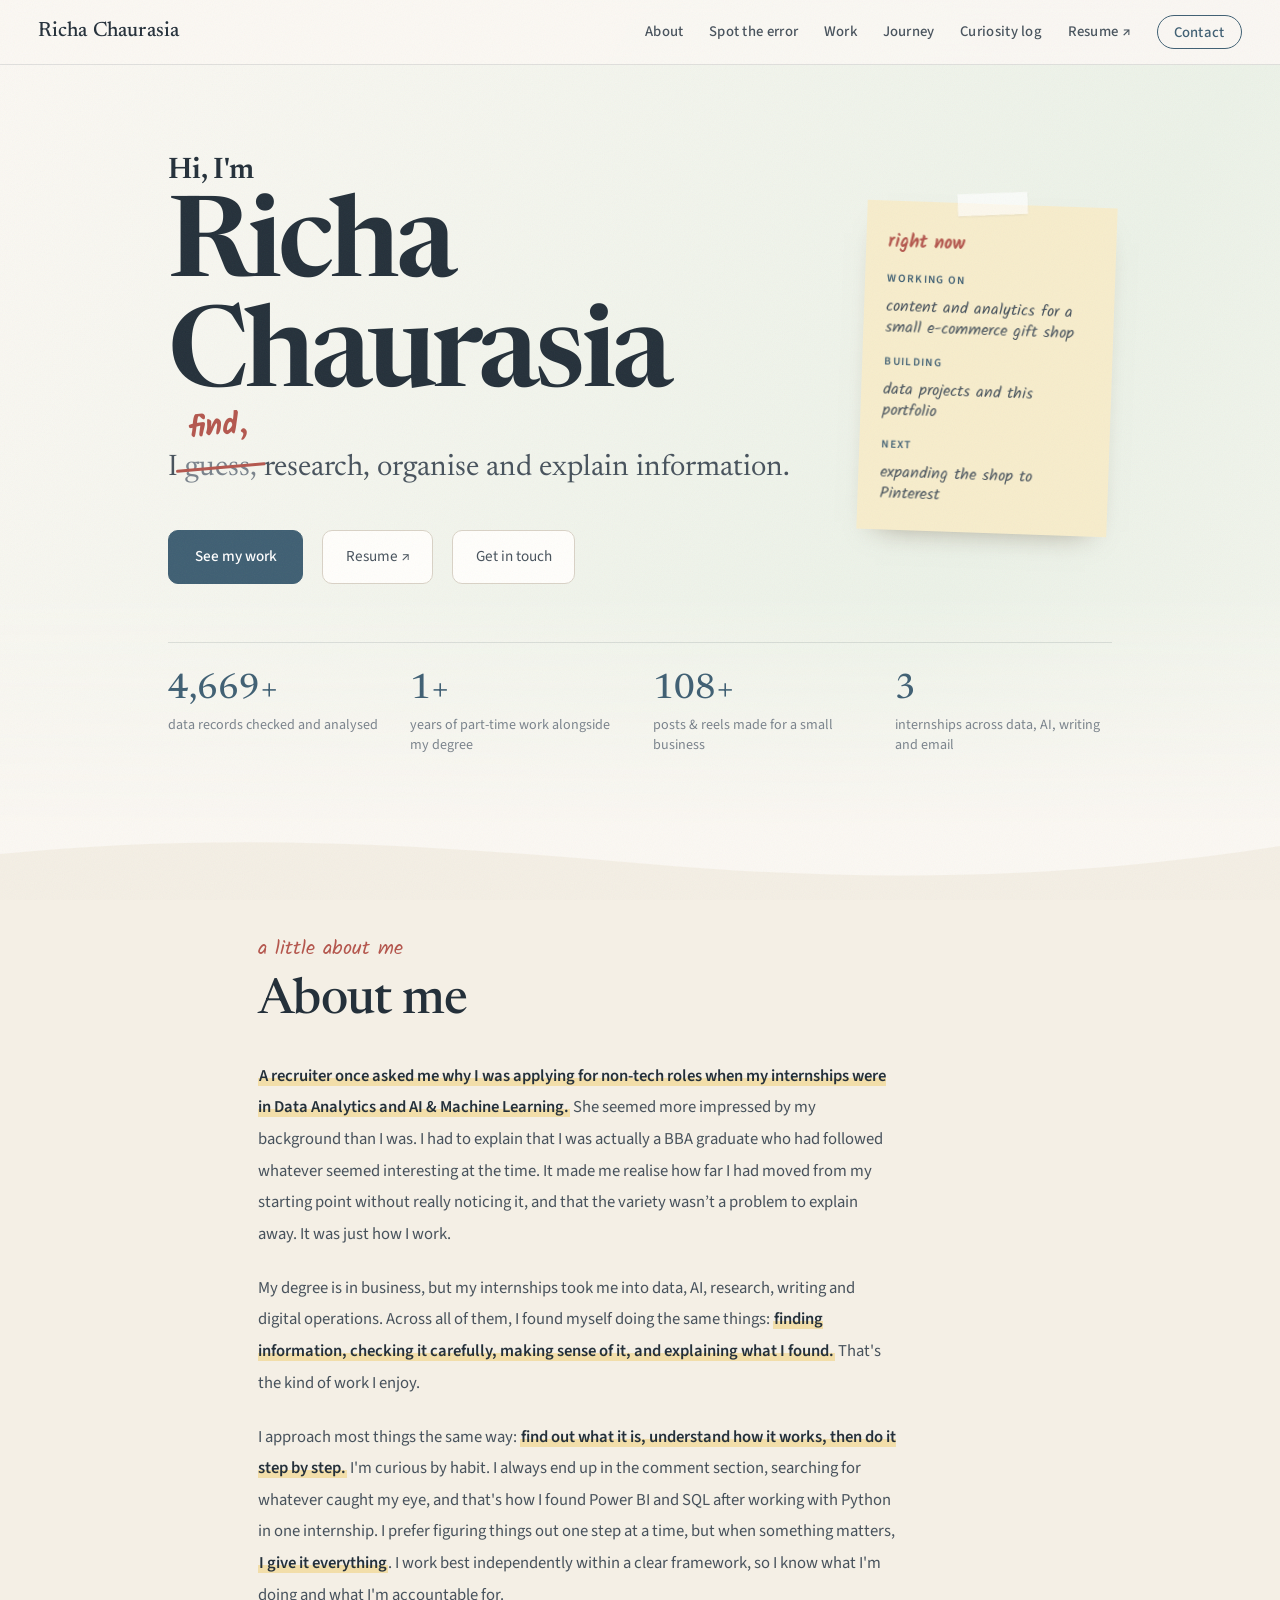
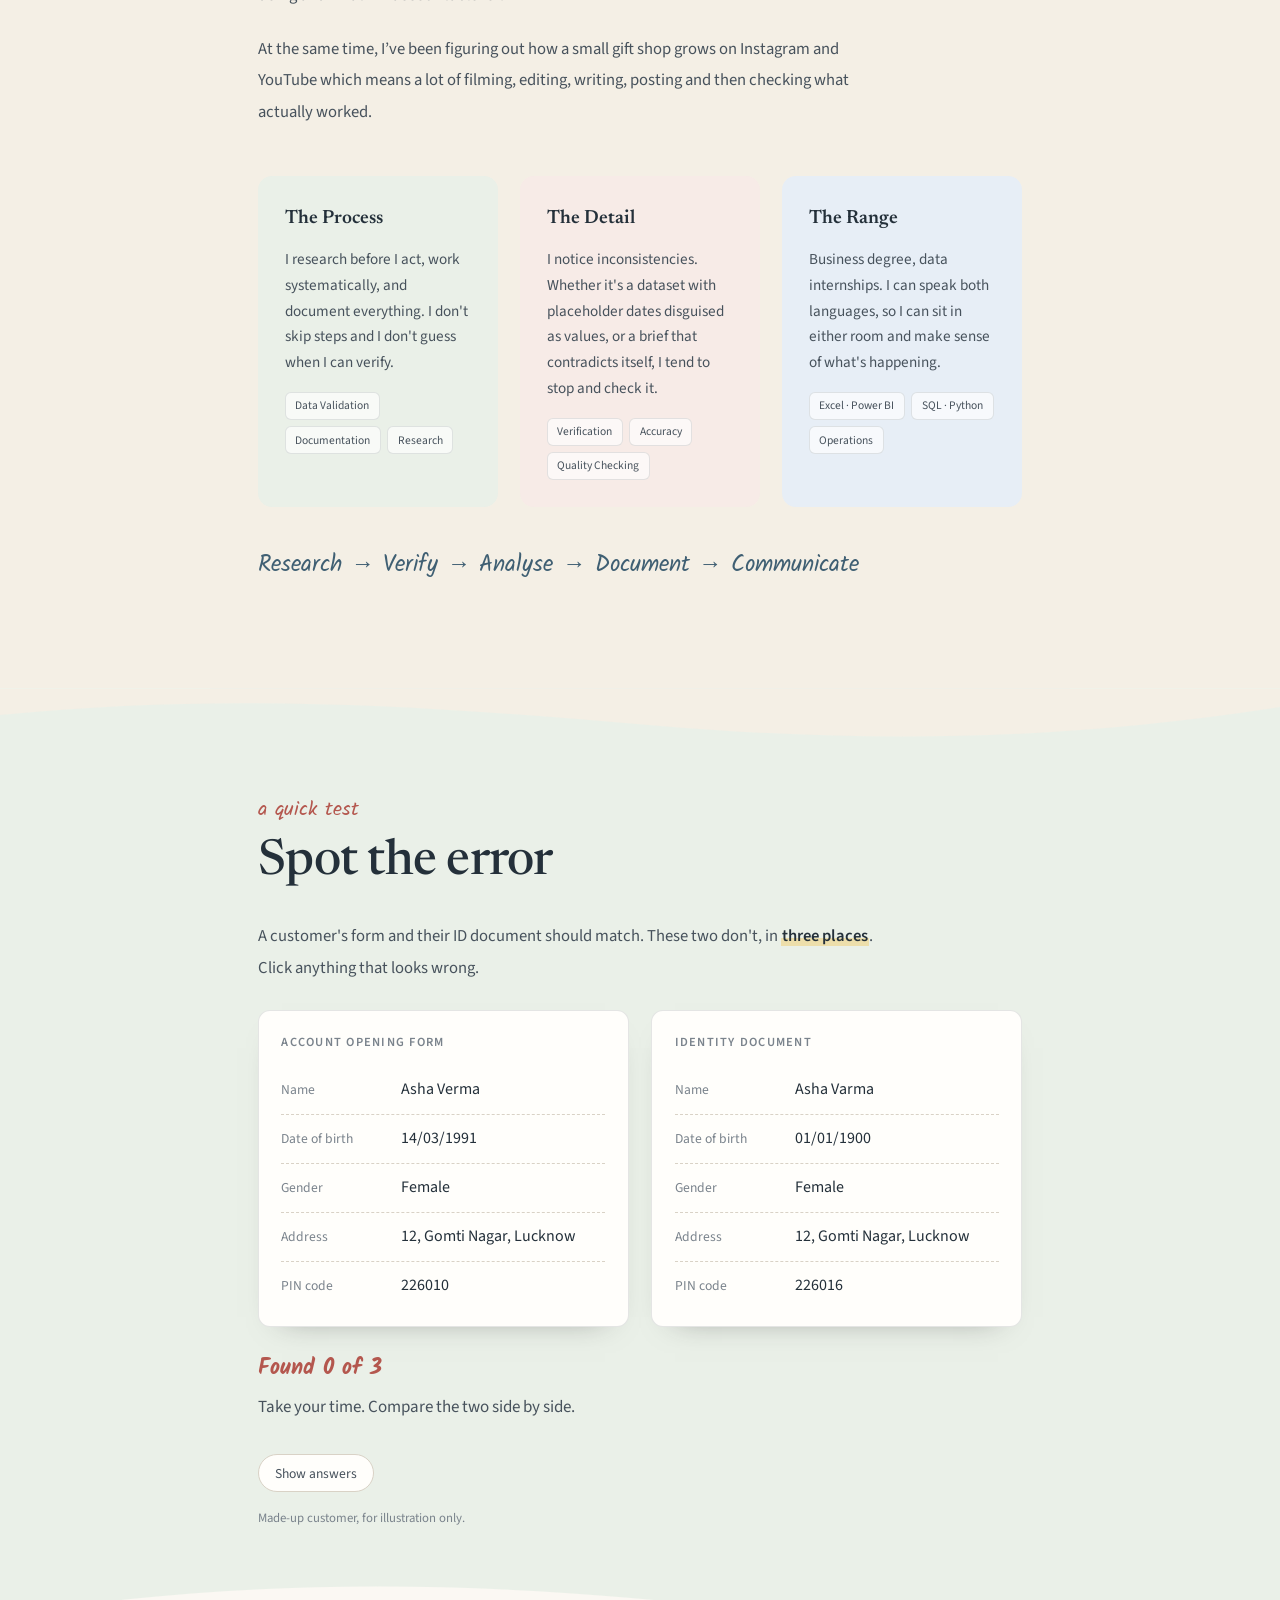
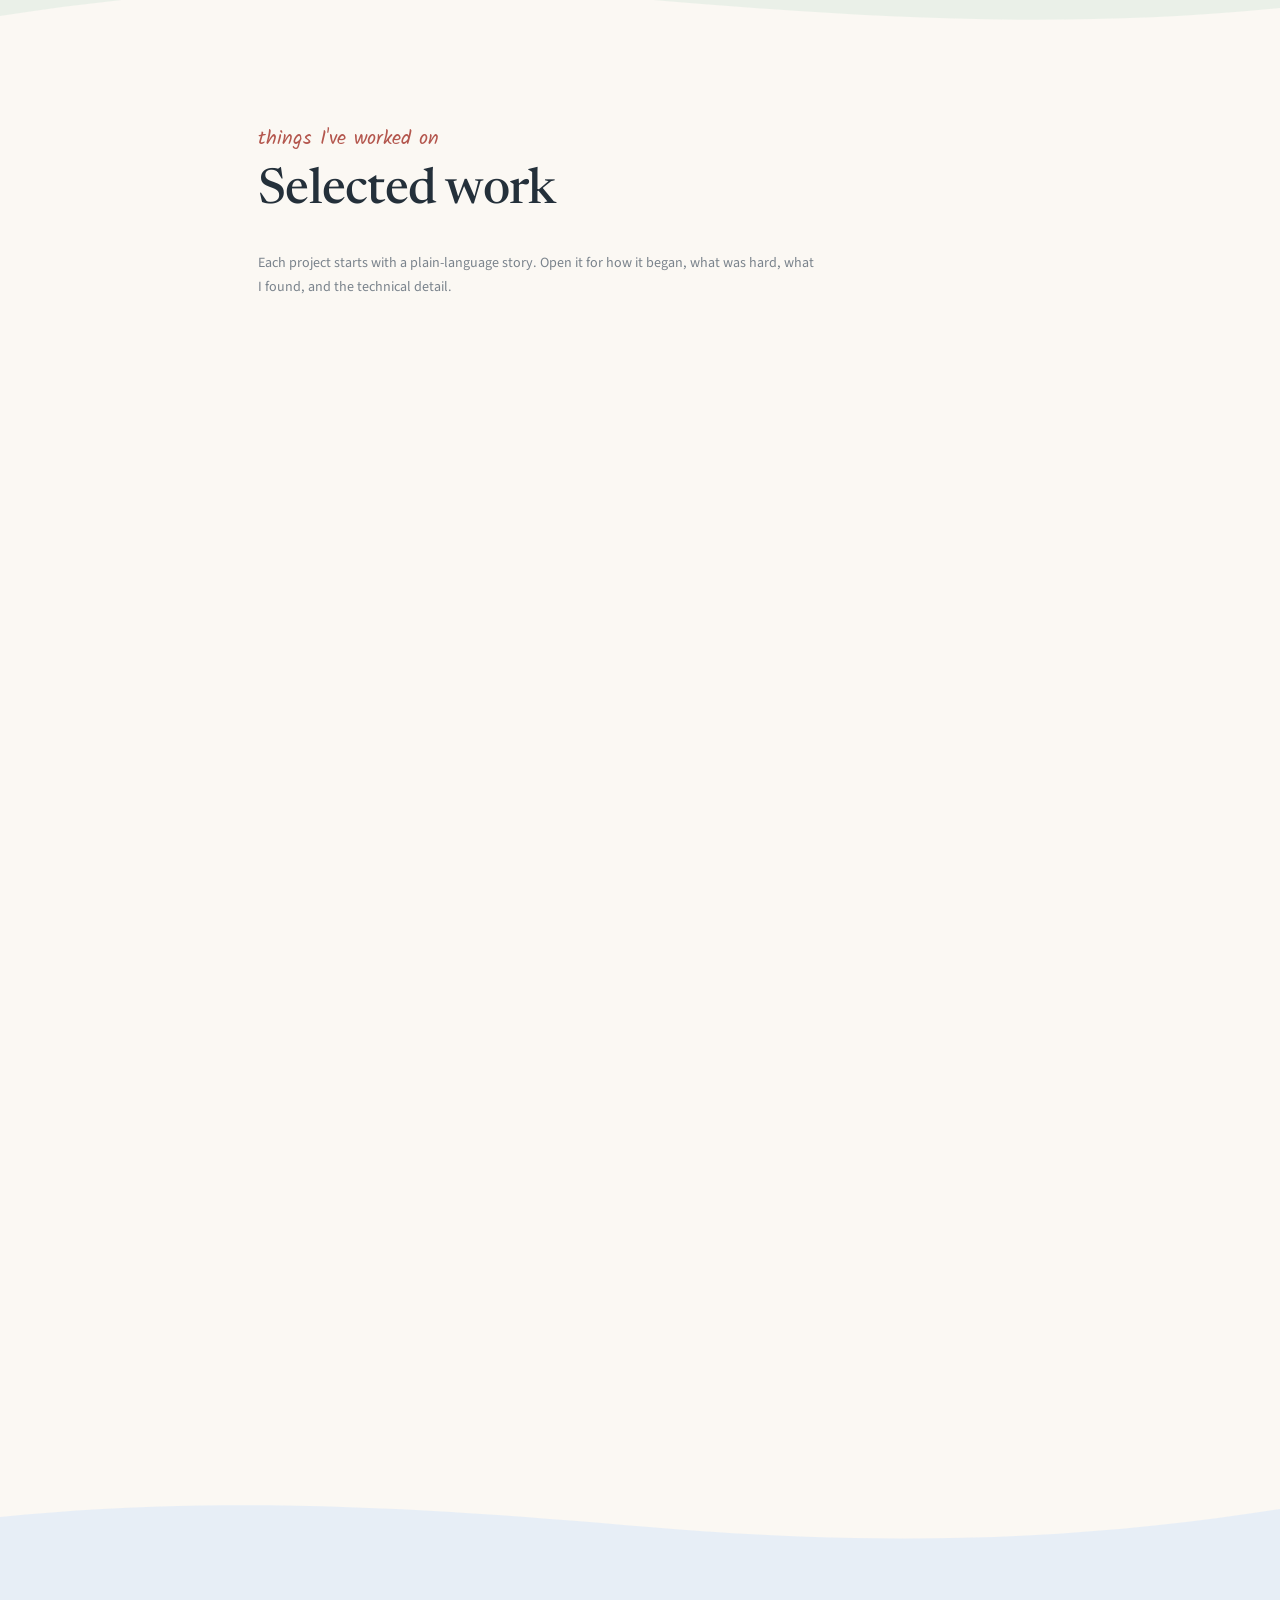
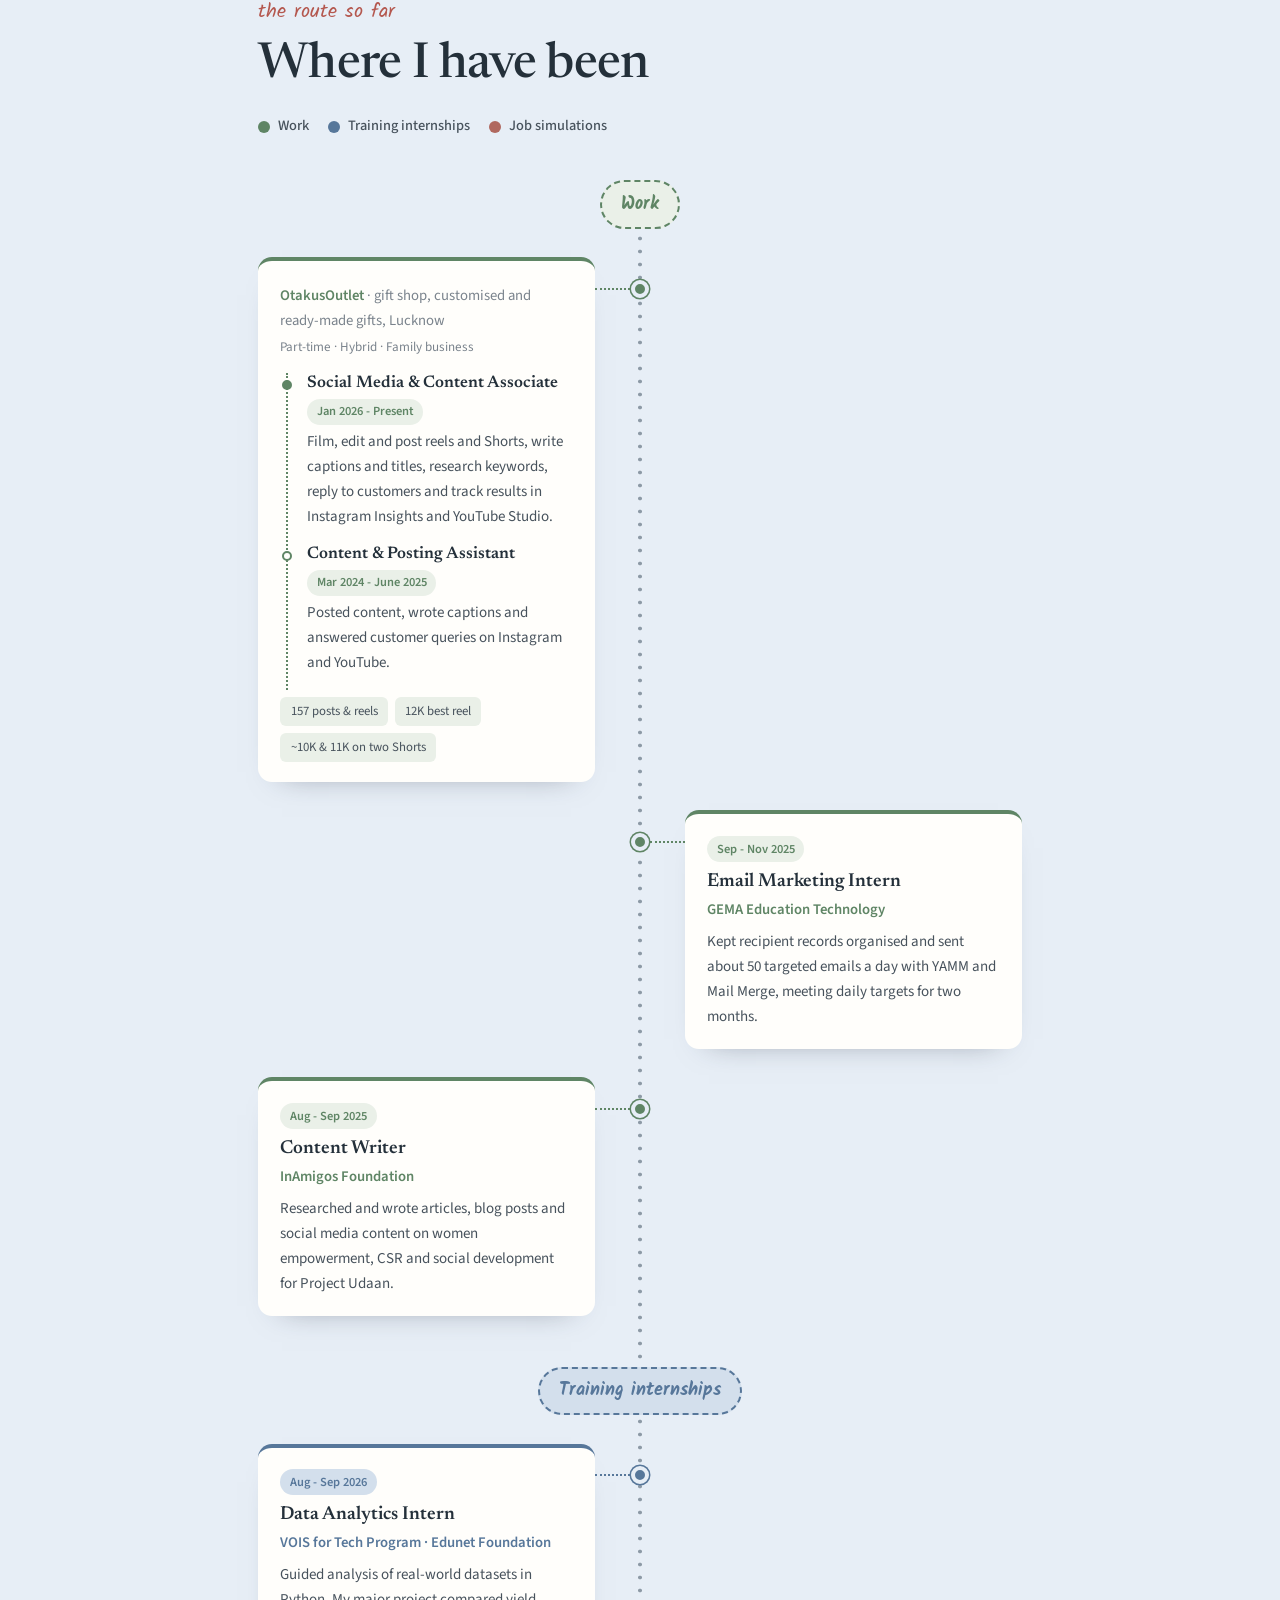
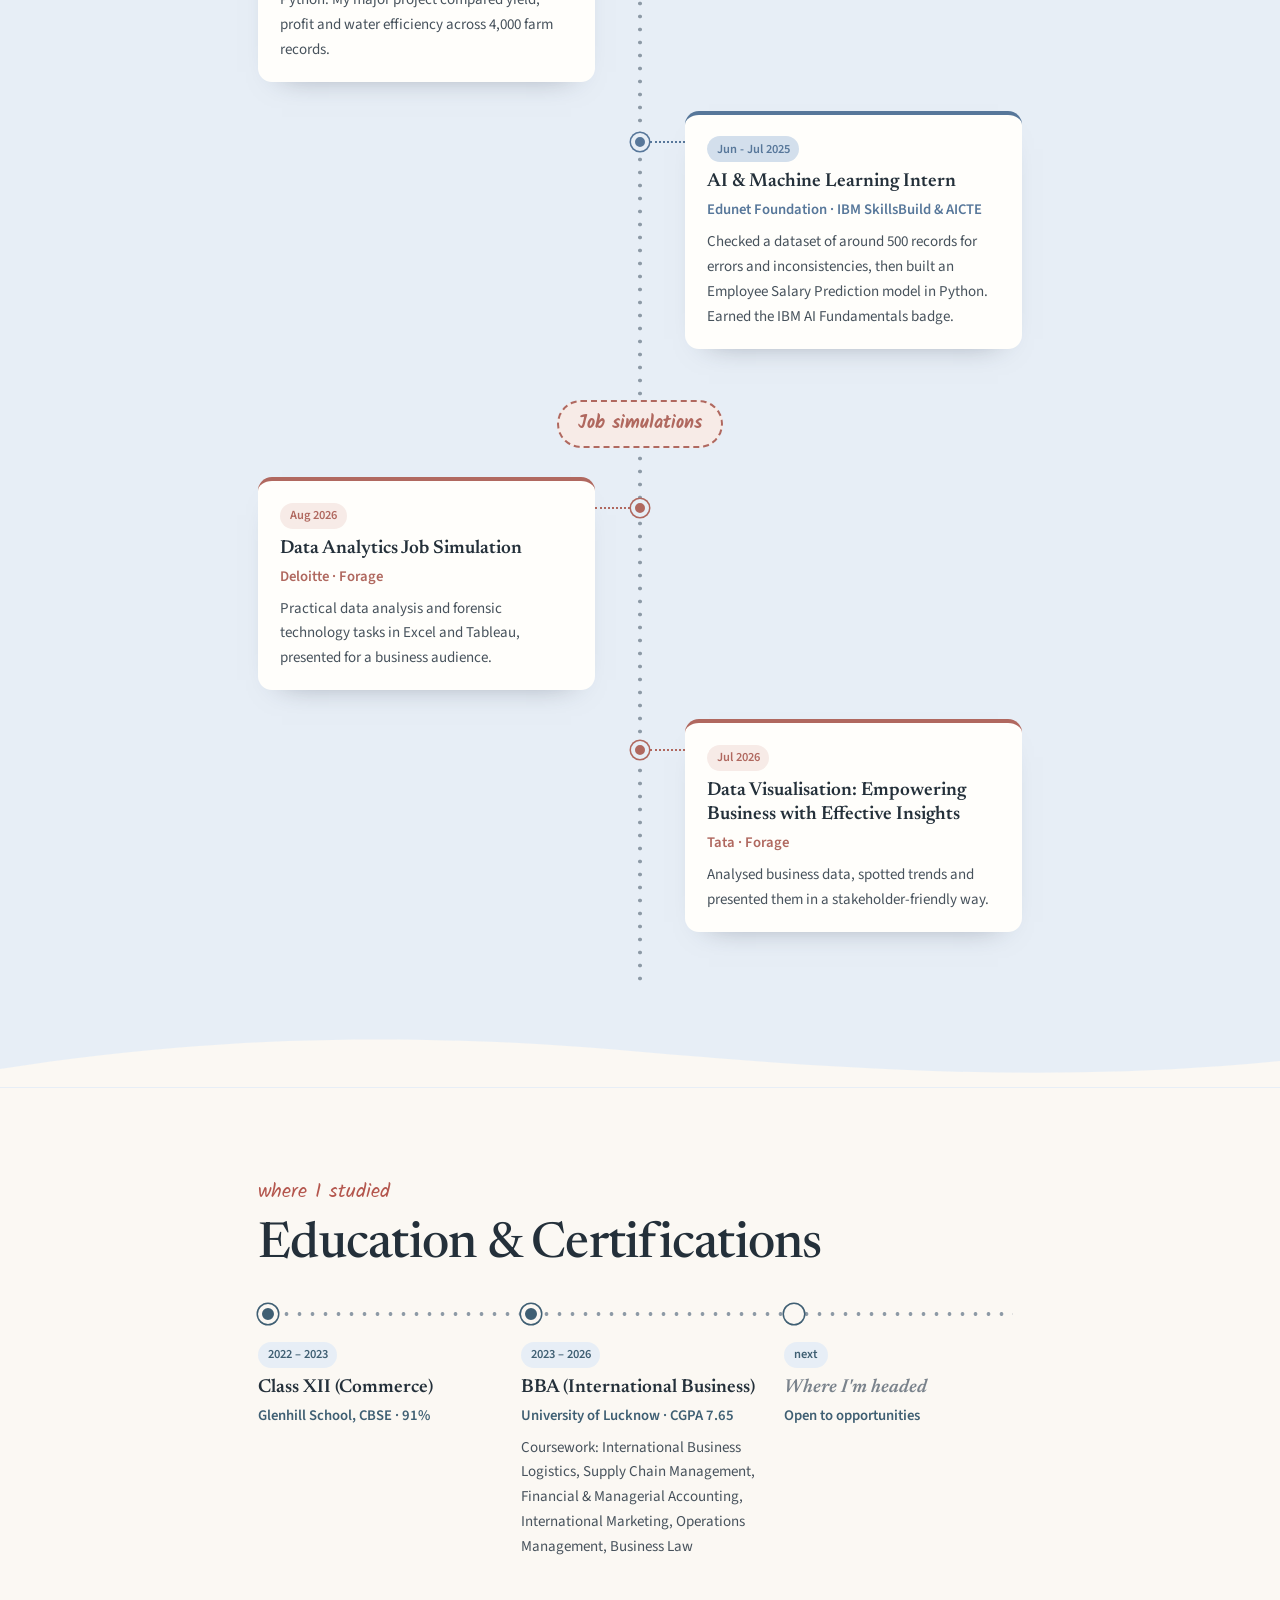
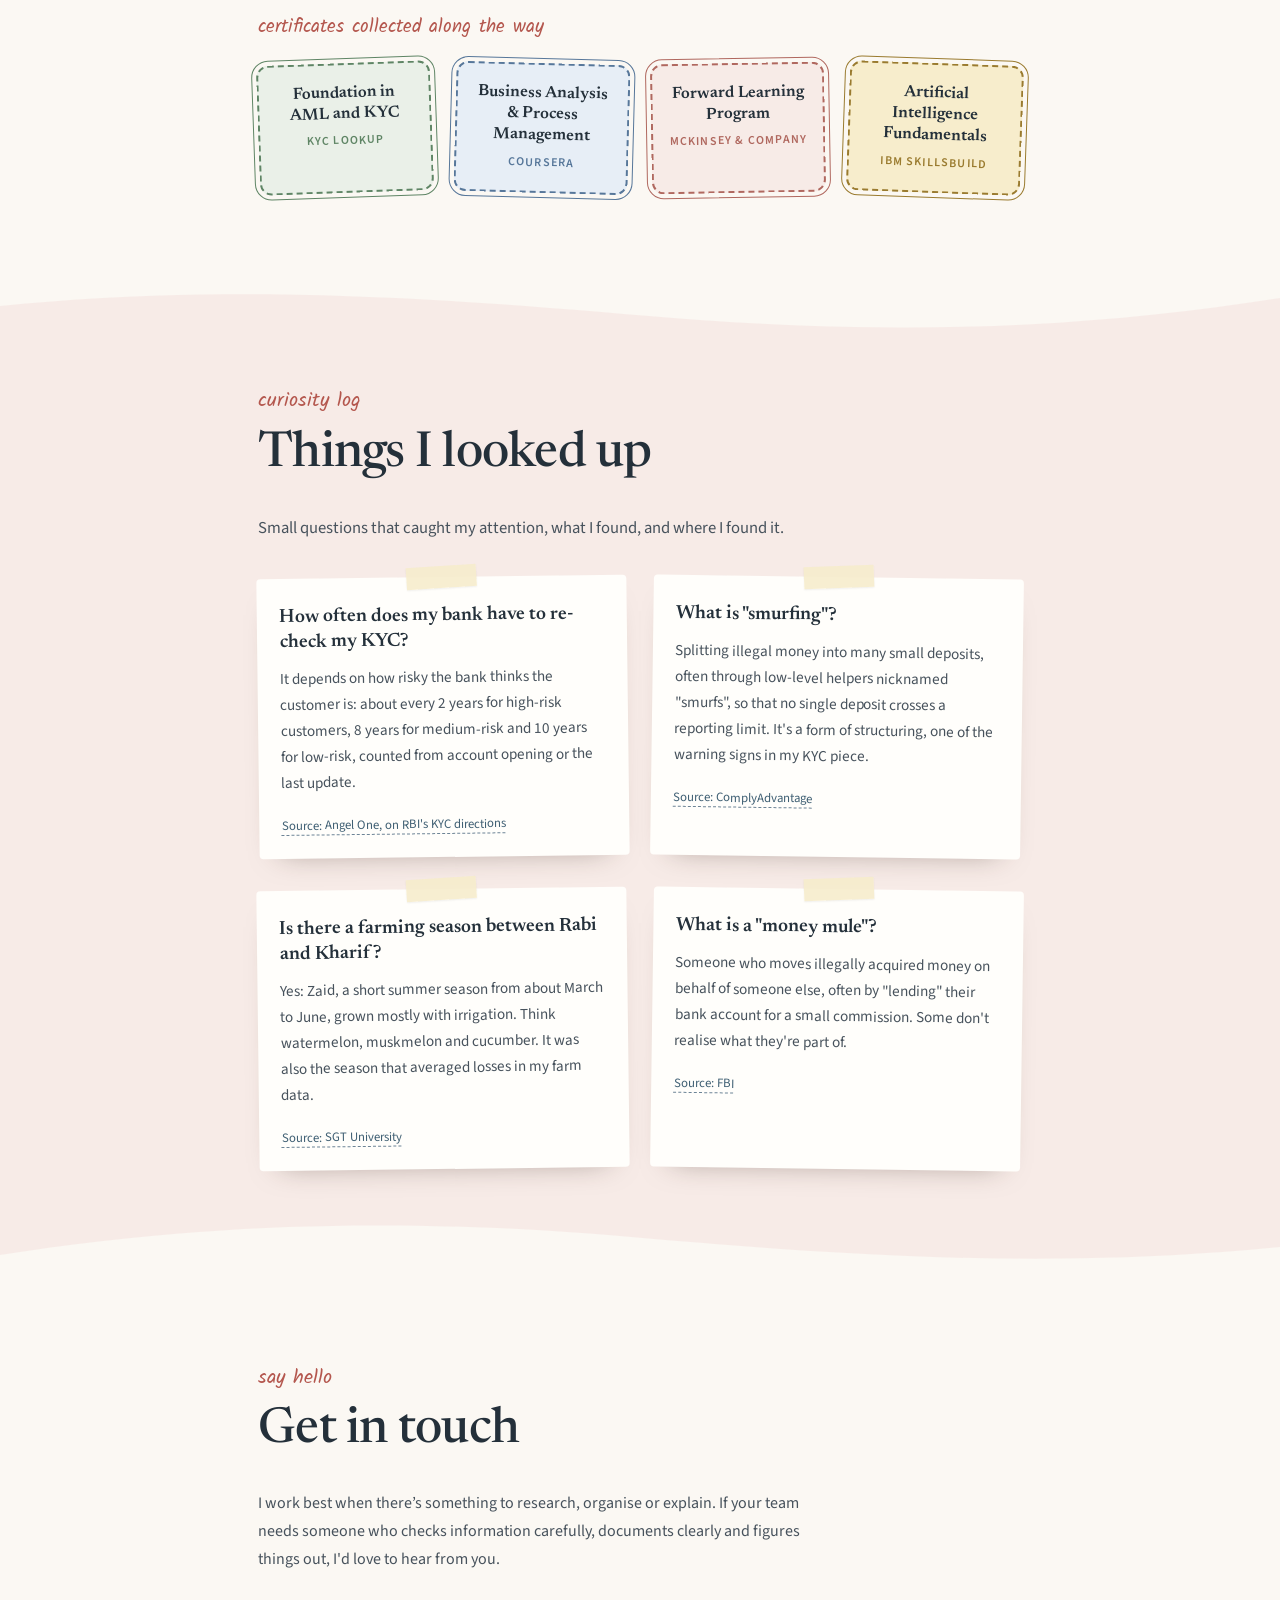
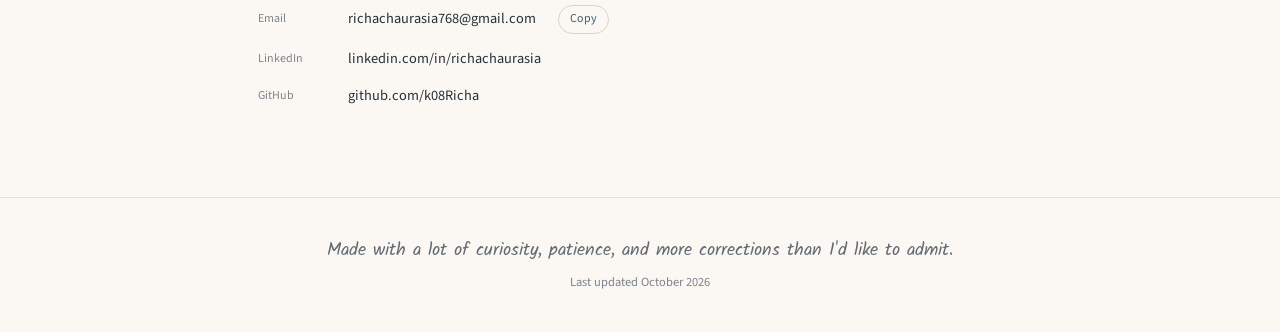
<file: index.html>
<!DOCTYPE html>
<html lang="en">
<head>
<meta charset="UTF-8">
<meta name="viewport" content="width=device-width, initial-scale=1.0">
<title>Richa Chaurasia · KYC, Research & Data</title>
<meta name="description" content="Richa Chaurasia: BBA (International Business) graduate who checks, analyses and explains information across KYC, data and research.">
<link rel="preconnect" href="https://fonts.googleapis.com">
<link href="https://fonts.googleapis.com/css2?family=Kalam:wght@400;700&family=Newsreader:ital,opsz,wght@0,6..72,400;0,6..72,500;0,6..72,600;1,6..72,400&family=Source+Sans+3:wght@400;500;600&display=swap" rel="stylesheet">
<link rel="stylesheet" href="/assets/style.css">

</head>
<body>

<nav>
  <a href="#hero" class="nav-name">Richa Chaurasia</a>
  <ul class="nav-links">
    <li class="nav-extra"><a href="#about">About</a></li>
    <li class="nav-extra2"><a href="#spot">Spot the error</a></li>
    <li><a href="#works">Work</a></li>
    <li><a href="#journey">Journey</a></li>
    <li class="nav-extra2"><a href="#rabbit">Curiosity log</a></li>
    <li><a id="navResume" href="#" target="_blank" rel="noopener">Resume&nbsp;↗</a></li>
    <li><a href="#contact" class="nav-cta">Contact</a></li>
  </ul>
</nav>

<div class="rail" role="navigation" aria-label="How I work">
  <a href="#about"><i></i><span>Research</span></a>
  <a href="#spot"><i></i><span>Verify</span></a>
  <a href="#works"><i></i><span>Analyse</span></a>
  <a href="#journey"><i></i><span>Document</span></a>
  <a href="#contact"><i></i><span>Communicate</span></a>
</div>

<!-- HERO -->
<div id="hero"></div>

<!-- ABOUT-->
<section id="about"></section>

<!-- SPOT THE ERROR -->
<section id="spot">
  <p class="section-marker">a quick test</p>
  <h2>Spot the error</h2>
  <p class="about-body">A customer's form and their ID document should match. These two don't, in <strong>three places</strong>. Click anything that looks wrong.</p>
  <div class="spot-game" id="spotGame">
    <div class="doc">
      <p class="doc-title">Account opening form</p>
      <div class="doc-row"><span class="doc-k">Name</span><button class="doc-v" data-row="name">Asha Verma</button></div>
      <div class="doc-row"><span class="doc-k">Date of birth</span><button class="doc-v" data-row="dob">14/03/1991</button></div>
      <div class="doc-row"><span class="doc-k">Gender</span><button class="doc-v" data-row="ok">Female</button></div>
      <div class="doc-row"><span class="doc-k">Address</span><button class="doc-v" data-row="ok">12, Gomti Nagar, Lucknow</button></div>
      <div class="doc-row"><span class="doc-k">PIN code</span><button class="doc-v" data-row="pin">226010</button></div>
    </div>
    <div class="doc doc-id">
      <p class="doc-title">Identity document</p>
      <div class="doc-row"><span class="doc-k">Name</span><button class="doc-v" data-row="name">Asha Varma</button></div>
      <div class="doc-row"><span class="doc-k">Date of birth</span><button class="doc-v" data-row="dob">01/01/1900</button></div>
      <div class="doc-row"><span class="doc-k">Gender</span><button class="doc-v" data-row="ok">Female</button></div>
      <div class="doc-row"><span class="doc-k">Address</span><button class="doc-v" data-row="ok">12, Gomti Nagar, Lucknow</button></div>
      <div class="doc-row"><span class="doc-k">PIN code</span><button class="doc-v" data-row="pin">226016</button></div>
    </div>
  </div>
  <div class="spot-status" aria-live="polite">
    <p class="spot-count">Found <b id="spotN">0</b> of 3</p>
    <p class="spot-msg" id="spotMsg">Take your time. Compare the two side by side.</p>
    <div class="spot-actions"><button type="button" class="spot-btn" id="spotShow">Show answers</button><button type="button" class="spot-btn" id="spotReset" hidden>Try again</button></div>
  </div>
  <p class="spot-small">Made-up customer, for illustration only.</p>
</section>

<!-- WORKS -->
<section id="works"></section>
<div id="case-studies"></div>

<!-- JOURNEY -->
<section id="journey"></section>
<section id="education"></section>

<!-- RABBIT HOLES -->
<section id="rabbit"></section>

<!-- CONTACT -->
<section id="contact"></section>
<footer></footer>

<script src="/assets/marked.min.js"></script>
<script src="/assets/render.js"></script>
</body>
</html>
</file>
<file: assets/style.css>
*, *::before, *::after { box-sizing: border-box; margin: 0; padding: 0; }

  :root {
    --slate-950: #0d1117;
    --slate-900: #131c2e;
    --slate-800: #1e2d45;
    --slate-700: #2e4163;
    --slate-500: #5b7aaa;
    --slate-300: #94afd4;
    --slate-100: #dce6f5;
    --slate-50:  #f0f4fb;
    --accent:    #7ea8d8;
    --accent-dim:#4d7ab0;
    --text-main: #e8eef8;
    --text-muted:#8fa8cc;
    --text-soft: #b8cee8;
  }

  html { scroll-behavior: smooth; }

  body {
    font-family: 'Source Sans 3', sans-serif;
    background: var(--slate-950);
    color: var(--text-main);
    font-size: 16px;
    line-height: 1.7;
  }

  /* NAV */
  nav {
    position: fixed;
    top: 0; left: 0; right: 0;
    z-index: 100;
    display: flex;
    justify-content: space-between;
    align-items: center;
    padding: 1.2rem 3rem;
    background: transparent;
    backdrop-filter: blur(10px);
    border-bottom: 1px solid rgba(35,48,59,0.12);
  }

  .nav-name {
    font-family: 'Newsreader', serif;
    font-size: 1.1rem;
    color: var(--text-main);
    text-decoration: none;
    letter-spacing: 0.01em;
  }

  .nav-links {
    display: flex;
    gap: 2.2rem;
    list-style: none;
  }

  .nav-links a {
    color: var(--text-muted);
    text-decoration: none;
    font-size: 0.85rem;
    font-weight: 400;
    letter-spacing: 0.02em;
    transition: color 0.2s;
  }

  .nav-links a:hover { color: var(--accent); }

  /* HERO */
  #hero {
    min-height: 100vh;
    display: flex;
    flex-direction: column;
    justify-content: center;
    padding: 8rem 3rem 4rem;
    max-width: 860px;
    margin: 0 auto;
  }

  .hero-label {
    font-size: 0.8rem;
    color: var(--accent);
    letter-spacing: 0.08em;
    margin-bottom: 1.8rem;
    font-weight: 500;
  }

  .hero-name {
    font-family: 'Newsreader', serif;
    font-size: clamp(2.8rem, 6vw, 5rem);
    font-weight: 600;
    line-height: 1.1;
    color: var(--text-main);
    margin-bottom: 1.6rem;
  }

  .hero-tagline {
    font-family: 'Newsreader', serif;
    font-size: clamp(1rem, 2vw, 1.3rem);
    font-style: italic;
    color: var(--text-soft);
    max-width: 620px;
    line-height: 1.6;
    margin-bottom: 2.4rem;
    font-weight: 400;
  }

  .hero-intro {
    font-size: 0.95rem;
    color: var(--text-muted);
    max-width: 580px;
    line-height: 1.8;
    margin-bottom: 3rem;
  }

  .hero-intro strong {
    color: var(--text-soft);
    font-weight: 500;
  }

  .hero-links {
    display: flex;
    gap: 1.2rem;
    flex-wrap: wrap;
  }

  .btn-primary {
    display: inline-block;
    padding: 0.7rem 1.6rem;
    background: var(--slate-700);
    color: var(--text-main);
    text-decoration: none;
    font-size: 0.85rem;
    font-weight: 500;
    border: 1px solid var(--slate-500);
    transition: background 0.2s, border-color 0.2s;
  }

  .btn-primary:hover {
    background: var(--slate-800);
    border-color: var(--accent);
  }

  .btn-ghost {
    display: inline-block;
    padding: 0.7rem 1.6rem;
    color: var(--text-muted);
    text-decoration: none;
    font-size: 0.85rem;
    font-weight: 400;
    border: 1px solid var(--slate-700);
    transition: color 0.2s, border-color 0.2s;
  }

  .btn-ghost:hover {
    color: var(--accent);
    border-color: var(--accent-dim);
  }

  /* SECTIONS */
  section {
    max-width: 860px;
    margin: 0 auto;
    padding: 6rem 3rem;
    border-top: 1px solid rgba(35,48,59,0.08);
  }

  .section-marker {
    font-size: 0.75rem;
    color: var(--accent-dim);
    letter-spacing: 0.06em;
    margin-bottom: 2.4rem;
    font-weight: 500;
  }

  h2 {
    font-family: 'Newsreader', serif;
    font-size: clamp(1.8rem, 3.5vw, 2.6rem);
    font-weight: 600;
    color: var(--text-main);
    line-height: 1.2;
    margin-bottom: 1.6rem;
  }

  /* ABOUT */
  .about-body {
    font-size: 0.97rem;
    color: var(--text-muted);
    max-width: 640px;
    line-height: 1.9;
    margin-bottom: 1.4rem;
  }

  .about-body strong {
    color: var(--text-soft);
    font-weight: 500;
  }

  .edge-grid {
    display: grid;
    grid-template-columns: repeat(auto-fit, minmax(220px, 1fr));
    gap: 1.4rem;
    margin-top: 3rem;
  }

  .edge-card {
    background: var(--slate-900);
    border: 1px solid rgba(35,48,59,0.1);
    padding: 1.6rem;
  }

  .edge-title {
    font-family: 'Newsreader', serif;
    font-size: 1rem;
    color: var(--text-main);
    margin-bottom: 0.7rem;
    font-weight: 600;
  }

  .edge-body {
    font-size: 0.85rem;
    color: var(--text-muted);
    line-height: 1.7;
  }

  .edge-tags {
    margin-top: 1rem;
    display: flex;
    flex-wrap: wrap;
    gap: 0.4rem;
  }

  .tag {
    font-size: 0.72rem;
    color: var(--accent-dim);
    border: 1px solid rgba(35,48,59,0.2);
    padding: 0.2rem 0.6rem;
    font-weight: 400;
  }

  /* WORKS */
  .work-item {
    padding: 2rem 0;
    border-bottom: 1px solid rgba(35,48,59,0.08);
    display: grid;
    grid-template-columns: 1fr auto;
    gap: 1rem;
    align-start: start;
  }

  .work-item:last-child { border-bottom: none; }

  .work-category {
    font-size: 0.72rem;
    color: var(--accent-dim);
    letter-spacing: 0.06em;
    margin-bottom: 0.6rem;
    font-weight: 500;
  }

  .work-question {
    font-family: 'Newsreader', serif;
    font-size: 1.2rem;
    color: var(--text-main);
    line-height: 1.4;
    margin-bottom: 0.8rem;
    font-weight: 400;
    font-style: italic;
  }

  .work-desc {
    font-size: 0.88rem;
    color: var(--text-muted);
    line-height: 1.75;
    max-width: 560px;
  }

  .work-tools {
    margin-top: 0.8rem;
    display: flex;
    gap: 0.4rem;
    flex-wrap: wrap;
  }

  /* JOURNEY */
  .journey-item {
    display: grid;
    grid-template-columns: 140px 1fr;
    gap: 2rem;
    padding: 2rem 0;
    border-bottom: 1px solid rgba(35,48,59,0.08);
  }

  .journey-item:last-child { border-bottom: none; }

  .journey-date {
    font-size: 0.8rem;
    color: var(--text-muted);
    line-height: 1.5;
    padding-top: 0.15rem;
  }

  .journey-role {
    font-size: 1rem;
    color: var(--text-main);
    font-weight: 500;
    margin-bottom: 0.2rem;
  }

  .journey-company {
    font-size: 0.85rem;
    color: var(--accent-dim);
    margin-bottom: 0.7rem;
  }

  .journey-body {
    font-size: 0.88rem;
    color: var(--text-muted);
    line-height: 1.75;
  }

  /* CERTIFICATIONS */
  .cert-grid {
    display: grid;
    grid-template-columns: repeat(auto-fit, minmax(240px, 1fr));
    gap: 1rem;
    margin-top: 1rem;
  }

  .cert-item {
    background: var(--slate-900);
    border: 1px solid rgba(35,48,59,0.1);
    padding: 1.2rem 1.4rem;
  }

  .cert-name {
    font-size: 0.9rem;
    color: var(--text-main);
    font-weight: 500;
    margin-bottom: 0.3rem;
  }

  .cert-org {
    font-size: 0.78rem;
    color: var(--text-muted);
  }

  /* EDUCATION */
  .edu-item {
    padding: 1.6rem 0;
    border-bottom: 1px solid rgba(35,48,59,0.08);
  }

  .edu-item:last-child { border-bottom: none; }

  .edu-degree {
    font-size: 1rem;
    color: var(--text-main);
    font-weight: 500;
    margin-bottom: 0.2rem;
  }

  .edu-school {
    font-size: 0.88rem;
    color: var(--accent-dim);
    margin-bottom: 0.4rem;
  }

  .edu-detail {
    font-size: 0.82rem;
    color: var(--text-muted);
  }

  /* CONTACT */
  #contact {
    text-align: left;
  }

  .contact-line {
    font-size: 0.92rem;
    color: var(--text-muted);
    margin-bottom: 2rem;
    max-width: 480px;
    line-height: 1.75;
  }

  .contact-links {
    display: flex;
    flex-direction: column;
    gap: 0.8rem;
  }

  .contact-link {
    font-size: 0.9rem;
    color: var(--text-soft);
    text-decoration: none;
    display: flex;
    align-items: center;
    gap: 0.6rem;
    transition: color 0.2s;
  }

  .contact-link:hover { color: var(--accent); }

  .contact-link span {
    font-size: 0.75rem;
    color: var(--text-muted);
    width: 80px;
  }

  /* FOOTER */
  footer {
    text-align: center;
    padding: 2rem 3rem;
    font-size: 0.78rem;
    color: var(--text-muted);
    border-top: 1px solid rgba(35,48,59,0.08);
  }

  /* RESPONSIVE */
  @media (max-width: 640px) {
    nav { padding: 1rem 1.4rem; }
    .nav-links { gap: 1.2rem; }
    #hero, section { padding-left: 1.4rem; padding-right: 1.4rem; }
    .journey-item { grid-template-columns: 1fr; gap: 0.4rem; }
    .work-item { grid-template-columns: 1fr; }
  }

  @media (prefers-reduced-motion: reduce) {
    * { transition: none !important; }
  }

/* WORKS: flip cards + case studies */
.cards{display:grid;grid-template-columns:repeat(auto-fit,minmax(280px,1fr));gap:1.4rem;margin-top:2.5rem}
.card{perspective:1100px;height:320px;opacity:0;transform:translateY(28px) scale(.96);transition:opacity .6s ease,transform .6s cubic-bezier(.2,.9,.3,1.2)}
.card.in{opacity:1;transform:none}
.inner{position:relative;width:100%;height:100%;transform-style:preserve-3d;transition:transform .7s cubic-bezier(.4,.2,.2,1)}
.card:hover .inner,.card:focus-within .inner,.card.on .inner{transform:rotateY(180deg)}
.face{position:absolute;inset:0;backface-visibility:hidden;-webkit-backface-visibility:hidden;border:1px solid rgba(35,48,59,.2);padding:1.8rem;display:flex;flex-direction:column;justify-content:center;gap:.9rem}
.front{background:var(--slate-900)}
.front h3{font-family:'Newsreader',serif;font-size:1.45rem;font-weight:400;line-height:1.3;color:var(--text-main)}
.hint{font-size:.75rem;color:var(--text-muted);margin-top:auto}
.back{transform:rotateY(180deg);background:linear-gradient(160deg,var(--slate-800),var(--slate-900));align-items:flex-start}
.back p{font-size:.98rem;color:var(--text-soft);line-height:1.6}
.explore,.cs .btn-ghost{font:inherit;font-size:.85rem;font-weight:500;background:var(--accent);color:var(--slate-950);border:0;padding:.65rem 1.3rem;cursor:pointer;text-decoration:none;display:inline-block;transition:background .2s,transform .2s}
.explore:hover,.explore:focus-visible{background:var(--slate-100);transform:translateX(3px)}
.cs{position:fixed;inset:0;z-index:200;background:rgba(13,17,23,.97);overflow-y:auto;padding:5rem 1.4rem 4rem}
.cs:not([hidden]){animation:csin .45s cubic-bezier(.2,.9,.3,1)}
@keyframes csin{from{opacity:0;transform:translateY(40px) scale(.98)}to{opacity:1;transform:none}}
.cs-in{max-width:720px;margin:0 auto}
.cs-in h2{font-family:'Newsreader',serif;font-weight:400;font-size:2rem;line-height:1.3;margin:.4rem 0 1.6rem}
.cs h4{font-family:'Newsreader',serif;font-size:1.15rem;font-weight:600;color:var(--accent);margin:1.8rem 0 .5rem}
.cs p,.cs li{color:var(--text-soft);font-size:.98rem;line-height:1.8}
.cs ul{padding-left:1.2rem}
.cs figure{margin:1.6rem 0}.cs figure img{width:100%;border:1px solid rgba(35,48,59,.2);display:block}
.tech{margin-top:2rem;padding:1.4rem 1.6rem;background:var(--slate-900);border-left:3px solid var(--accent-dim)}
.tech h4{margin-top:0}.tech .work-tools{margin-top:1rem}.cs .btn-ghost{margin-top:2rem;background:transparent;color:var(--accent);border:1px solid var(--accent-dim)}
.cs-x{position:fixed;top:1.2rem;right:1.4rem;width:44px;height:44px;border-radius:50%;border:1px solid var(--slate-700);background:var(--slate-900);color:var(--text-main);font-size:1.5rem;cursor:pointer}
@media (prefers-reduced-motion:reduce){.card{opacity:1;transform:none}.inner{transition:none}.cs:not([hidden]){animation:none}}

.vs{display:grid;grid-template-columns:1fr 1fr;gap:1rem;margin:1rem 0}
.vs>div{background:var(--slate-900);border:1px solid rgba(35,48,59,.2);padding:1.2rem}
.vs h5{font-size:.85rem;font-weight:500;color:var(--text-muted)}
.vs .big{font-family:'Newsreader',serif;font-size:1.6rem;color:var(--accent);line-height:1.3}
.vs p:last-child{font-size:.85rem}
.figs{display:grid;grid-template-columns:repeat(auto-fit,minmax(220px,1fr));gap:1rem;margin:1.6rem 0}
.figs figure{margin:0}.cs figcaption{font-size:.8rem;color:var(--text-muted);margin-top:.4rem}
.cs ol{padding-left:1.2rem}.cs li{margin-bottom:.4rem}

.cs{background:#0d1117}.cs h5{font-size:.85rem;font-weight:500;color:var(--text-muted)}
.project-subtitle{font-size:.85rem;color:var(--text-muted);margin-top:.5rem}
.kyc-flow{display:grid;gap:.3rem;margin:1.2rem 0}
.flow-step{display:grid;grid-template-columns:2.6rem 1fr;column-gap:.9rem;padding:.9rem 1.1rem;background:var(--slate-900);border-left:3px solid var(--accent-dim)}
.flow-step span{grid-row:span 2;font-family:'Newsreader',serif;color:var(--accent);font-size:1.3rem}
.flow-step strong{color:var(--text-main);font-weight:500}.flow-step p{margin:0;font-size:.92rem;line-height:1.5}
.flow-arrow{text-align:center;color:var(--accent-dim);line-height:1}
.case-study{background:var(--slate-900);border:1px solid rgba(35,48,59,.2);padding:1.4rem 1.6rem;margin:1.2rem 0}
.case-label{font-size:.72rem;letter-spacing:.12em;color:var(--accent);margin:1.2rem 0 .4rem}.case-label:first-child{margin-top:0}
.ownership-flow{display:grid;gap:.3rem;text-align:center;margin:1.2rem 0;color:var(--text-soft)}
.ownership-flow div{background:var(--slate-900);border:1px solid rgba(35,48,59,.2);padding:.7rem}.ownership-flow span{color:var(--accent-dim)}
.checklist{display:grid;gap:.5rem;margin:1rem 0}.checklist div{padding:.6rem 1rem;background:var(--slate-900);color:var(--text-soft);font-size:.95rem}
.how-i-work{margin-top:4rem}
.how-i-work .section-marker{font-family:'Newsreader',serif;font-size:1.7rem;letter-spacing:0;color:var(--text-main);font-weight:600;margin-bottom:.4rem}
.how-i-work h3{font-size:1rem;font-weight:400;color:var(--accent);margin-bottom:1.4rem}
.process-grid{display:grid;grid-template-columns:repeat(auto-fit,minmax(190px,1fr));gap:1rem}
.process-card{background:var(--slate-900);border:1px solid rgba(35,48,59,.2);padding:1.2rem}
.process-card h4{font-family:'Newsreader',serif;font-size:1.05rem;font-weight:600;color:var(--accent);margin-bottom:.5rem}
.process-card p{font-size:.9rem;color:var(--text-soft);line-height:1.6}

.tbl{overflow-x:auto;margin:1rem 0}.cmp{border-collapse:collapse;width:100%;min-width:560px;font-size:.88rem}
.cmp th,.cmp td{border:1px solid rgba(35,48,59,.2);padding:.6rem .7rem;text-align:left;vertical-align:top;color:var(--text-soft);line-height:1.5}
.cmp thead th{background:var(--slate-900);color:var(--accent);font-family:'Newsreader',serif}
.cmp tbody th{color:var(--text-main);font-weight:500;white-space:nowrap}.note{font-size:.92rem}
.strip{display:flex;flex-wrap:wrap;gap:.4rem;align-items:center;margin:.8rem 0}
.strip span{background:var(--slate-900);border:1px solid rgba(35,48,59,.2);padding:.45rem .8rem;font-size:.88rem;color:var(--text-main)}
.strip b{color:var(--accent);margin-right:.4rem}.strip i{color:var(--accent-dim);font-style:normal}
details.q{border-top:1px solid rgba(35,48,59,.2)}details.q:last-of-type{border-bottom:1px solid rgba(35,48,59,.2)}
details.q summary{cursor:pointer;font-family:'Newsreader',serif;font-size:1.05rem;color:var(--accent);padding:.8rem 0;list-style:none}
details.q summary::-webkit-details-marker{display:none}details.q summary::before{content:'+  ';color:var(--accent-dim)}
details.q[open] summary::before{content:'\2013  '}details.q>*:not(summary){padding-bottom:.5rem}
.cs ul.chk{columns:2;list-style:none;padding-left:0}.chk li::before{content:'\2713  ';color:var(--accent)}
@media (max-width:560px){.cs ul.chk{columns:1}}

.cs-in.wide{max-width:1240px}.cs-grid{display:grid;grid-template-columns:minmax(0,.9fr) minmax(0,1.1fr);gap:3rem;align-items:start}
.cs-side{display:grid;gap:1.2rem}
.cs-side figure{margin:0}.cs figure img{border-radius:8px}.cs-side figcaption{font-size:.8rem}
@media (max-width:900px){.cs-grid{grid-template-columns:1fr}}
.lb{position:fixed;inset:0;z-index:300;background:rgba(5,8,12,.94);display:flex;align-items:center;justify-content:center;padding:1.5rem;cursor:zoom-out}
.lb[hidden]{display:none}.lb img{max-width:100%;max-height:100%;object-fit:contain}

.front{overflow:hidden}
.front::before{content:'';position:absolute;inset:0;background:linear-gradient(rgba(10,14,22,.5),rgba(10,14,22,.55)),var(--img,none) center/cover no-repeat}
.front>*{position:relative}.front h3{color:#fff;text-shadow:0 2px 12px rgba(0,0,0,.55)}
.front .work-category,.front .hint{color:#cfe0f7}
.cs-grid.kyc{grid-template-columns:minmax(0,1.25fr) minmax(0,.75fr)}

/* edits: direction line, filters, tap hint, subtitles */
.hero-direction{font-size:1.08rem;color:var(--accent);margin:-.4rem 0 2.4rem;font-weight:500;letter-spacing:.01em}
.filters{display:flex;flex-wrap:wrap;gap:.6rem;margin-top:2rem}
.filter{font:inherit;font-size:.85rem;background:transparent;color:var(--text-soft);border:1px solid var(--slate-700);padding:.5rem 1.1rem;border-radius:999px;cursor:pointer;transition:background .2s,color .2s,border-color .2s}
.filter:hover{border-color:var(--accent-dim);color:var(--text-main)}
.filter.active{background:var(--accent);border-color:var(--accent);color:var(--slate-950)}
.cards{margin-top:1.6rem}
.card[hidden]{display:none}
.h-tap{display:none}
@media (hover:none){.h-hover{display:none}.h-tap{display:inline}}
.front .project-subtitle{color:#cfe0f7;font-size:.92rem;line-height:1.5}
@media (max-width:900px){.cs-grid,.cs-grid.kyc{grid-template-columns:minmax(0,1fr)}.tbl{overflow-x:auto;max-width:100%}}
@media (max-width:480px){.nav-name{display:none}nav{justify-content:center}.nav-links{gap:1.4rem}}
.how-i-work{margin-top:2.4rem}.how-i-work h3{margin-bottom:0;font-size:1.05rem}
.hero-direction{font-size:.95rem;color:var(--text-soft);font-weight:500;max-width:580px;line-height:1.8;margin:-1.8rem 0 3rem;letter-spacing:0}
.email-row .email-addr{color:inherit;text-decoration:none}
.email-row .email-addr:hover{color:var(--accent);text-decoration:underline}
.copy-email{font:inherit;font-size:.75rem;margin-left:.8rem;background:transparent;color:var(--accent);border:1px solid var(--slate-700);padding:.2rem .7rem;border-radius:999px;cursor:pointer}
.copy-email:hover{border-color:var(--accent-dim)}
.footer-note{margin:0;font-size:.78rem;font-style:italic;color:var(--text-muted);opacity:.85}

/* ================= PASTEL THEME ================= */
:root{
  --ivory:#fbf8f3; --white:#fffefb; --line:rgba(35,48,59,.12);
  --ink:#24303a; --ink-soft:#47525c; --mute:#7a838c;
  --primary:#3f5f73; --primary-d:#2e4858;
  --sage:#e4ece3; --sage-d:#5f8565;
  --blue:#e2eaf3; --blue-d:#57779a;
  --blush:#f5e5e1; --blush-d:#b0685f;
  --butter:#f7edcc; --hl:rgba(240,205,110,.5);
  --pen:#b4574e;
  /* map old variables onto the new palette */
  --slate-950:var(--ivory); --slate-900:var(--white); --slate-800:#f1ece3; --slate-700:#d9d2c6; --slate-500:#a59d90; --slate-100:var(--primary-d);
  --accent:var(--primary); --accent-dim:#6d8496;
  --text-main:var(--ink); --text-soft:var(--ink-soft); --text-muted:var(--mute);
}
body{background:var(--ivory);color:var(--ink);font-family:'Source Sans 3',sans-serif;font-size:17px}
::selection{background:var(--hl)}
.sr-only{position:absolute;width:1px;height:1px;overflow:hidden;clip:rect(0 0 0 0);white-space:nowrap}
section{border-top:none;padding-top:5.5rem;padding-bottom:5.5rem}
#hero,section,footer{position:relative;z-index:1}

/* full-bleed pastel bands */
#spot,#rabbit,#journey{clip-path:inset(0 -100vmax)}
#spot{background:var(--sage);box-shadow:0 0 0 100vmax var(--sage)}
#rabbit{background:var(--blush);box-shadow:0 0 0 100vmax var(--blush)}
#journey{background:var(--blue);box-shadow:0 0 0 100vmax var(--blue)}

/* NAV: plain top bar */
nav{background:rgba(251,248,243,.92);backdrop-filter:blur(8px);-webkit-backdrop-filter:blur(8px);border-bottom:1px solid var(--line);padding:.9rem 2.4rem}
.nav-name{font-family:'Newsreader',serif;font-size:1.3rem;font-weight:500;color:var(--ink)}
.nav-links{gap:1.6rem;align-items:center}
.nav-links a{color:var(--ink-soft);font-size:.92rem;font-weight:500;position:relative;padding:.2rem 0}
.nav-links a::after{content:'';position:absolute;left:0;bottom:-2px;height:2px;width:0;background:var(--primary);transition:width .25s}
.nav-links a:hover{color:var(--primary)}
.nav-links a:hover::after,.nav-links a.active::after{width:100%}
.nav-links a.active{color:var(--ink)}
.nav-links a.nav-cta{border:1.5px solid var(--primary);color:var(--primary);border-radius:999px;padding:.35rem 1rem}
.nav-links a.nav-cta::after{display:none}
.nav-links a.nav-cta:hover{background:var(--primary);color:#fff}
@media (max-width:1060px){.nav-extra2{display:none}}
@media (max-width:640px){.nav-extra{display:none}nav{padding:.75rem 1rem;justify-content:center}.nav-name{display:none}.nav-links{gap:1.1rem}.nav-links a{font-size:.86rem}.nav-links a.nav-cta{padding:.3rem .8rem}}

/* PROCESS RAIL (appears after the hero) */
.rail{position:fixed;left:2.2rem;top:50%;transform:translateY(-50%) translateX(-12px);z-index:90;display:none;flex-direction:column;gap:1.5rem;opacity:0;pointer-events:none;transition:opacity .5s,transform .5s}
.rail.show{opacity:1;pointer-events:auto;transform:translateY(-50%)}
.rail::before{content:'';position:absolute;left:5px;top:6px;bottom:6px;width:2px;background:radial-gradient(circle,var(--slate-500) 1px,transparent 1.5px) center top/2px 7px repeat-y}
.rail::after{content:'';position:absolute;left:5px;top:6px;width:2px;height:var(--fill,0%);background:var(--primary);transition:height .5s ease}
.rail a{position:relative;display:flex;align-items:center;gap:.8rem;text-decoration:none;color:var(--mute);font-size:.82rem;font-weight:500;transition:color .3s}
.rail i{width:12px;height:12px;border-radius:50%;border:2px solid var(--slate-700);background:var(--ivory);position:relative;z-index:1;transition:all .3s}
.rail a.done i{background:var(--primary);border-color:var(--primary)}
.rail a.active{color:var(--ink);font-weight:600}
.rail a.active i{background:var(--primary);border-color:var(--primary);box-shadow:0 0 0 5px rgba(63,95,115,.15)}
@media (min-width:1300px){.rail{display:flex}}

/* HERO */
#hero{max-width:1040px;padding:9rem 3rem 4rem;display:grid;grid-template-columns:minmax(0,1fr) 250px;column-gap:3.5rem;align-items:center;min-height:auto}
.hero-label{color:var(--primary);letter-spacing:.06em;font-size:.88rem;font-weight:600;margin-bottom:1.2rem}
.hero-name{font-family:'Newsreader',serif;font-weight:500;font-size:clamp(3rem,7.4vw,5.8rem);letter-spacing:-.025em;line-height:1.02;color:var(--ink);margin-bottom:1rem}
.hero-line{font-family:'Newsreader',serif;font-size:clamp(1.3rem,2.5vw,1.85rem);line-height:1.6;color:var(--ink-soft);max-width:700px;margin:1.4rem 0 2.4rem}
.fix{position:relative;display:inline-block}
.fix .wrong{position:relative;color:var(--mute)}
.fix .wrong::after{content:'';position:absolute;left:-6%;top:56%;height:2.5px;width:0;background:var(--pen);border-radius:3px;transform:rotate(-5deg);transform-origin:left;animation:strike .45s .9s cubic-bezier(.6,.1,.3,1) forwards}
.fix .right{position:absolute;left:6%;top:-1.05em;font-family:'Kalam',cursive;font-weight:700;color:var(--pen);font-size:1.05em;line-height:1;transform:rotate(-6deg);white-space:nowrap;clip-path:inset(0 100% 0 0);animation:write .75s 1.4s steps(14,end) forwards}
@keyframes strike{to{width:112%}}
@keyframes write{to{clip-path:inset(0 0 0 0)}}
mark.hl,.about-body strong,.contact-line strong{background:none;background-image:linear-gradient(transparent 58%,var(--hl) 58% 92%,transparent 92%);background-repeat:no-repeat;background-size:0% 100%;transition:background-size 1.1s cubic-bezier(.6,.1,.3,1);color:var(--ink);font-weight:600;padding:0 .06em}
mark.hl.lit,.about-body strong.lit,.contact-line strong.lit{background-size:100% 100%}
.btn-primary{background:var(--primary);color:#fff;border:1.5px solid var(--primary);border-radius:10px;padding:.8rem 1.6rem;font-size:.95rem}
.btn-primary:hover{background:var(--primary-d);border-color:var(--primary-d)}
.btn-ghost{color:var(--ink-soft);border:1.5px solid var(--slate-700);border-radius:10px;padding:.8rem 1.4rem;background:var(--white);font-size:.95rem}
.btn-ghost:hover{color:var(--primary);border-color:var(--primary)}
.now-note{position:relative;background:var(--butter);padding:1.6rem 1.4rem 1.3rem;transform:rotate(2deg);box-shadow:0 14px 28px -20px rgba(60,40,10,.5);font-family:'Kalam',cursive;color:var(--ink-soft)}
.now-note::before{content:'';position:absolute;top:-11px;left:50%;width:70px;height:22px;transform:translateX(-50%) rotate(-4deg);background:rgba(255,255,255,.65);box-shadow:0 1px 2px rgba(0,0,0,.06)}
.now-title{font-weight:700;color:var(--pen);font-size:1.15rem;margin-bottom:.5rem}
.now-note ul{list-style:none;display:grid;gap:.45rem}
.now-note li{font-size:1rem;line-height:1.35;padding-left:1rem;position:relative}
.now-note li::before{content:'–';position:absolute;left:0}
.stats{grid-column:1 / -1;display:grid;grid-template-columns:repeat(4,1fr);gap:1.6rem;margin-top:3.6rem;padding-top:1.8rem;border-top:1px solid var(--line)}
.stat-n{font-family:'Newsreader',serif;font-size:2.2rem;line-height:1.1;color:var(--primary);margin-bottom:.3rem;font-weight:500}
.stat-l{font-size:.88rem;color:var(--mute);line-height:1.45}
@media (max-width:860px){#hero{grid-template-columns:1fr;padding:7.5rem 1.4rem 3rem}.now-note{margin-top:2.6rem;max-width:300px;justify-self:start}.stats{grid-template-columns:1fr 1fr}}

/* TYPE */
.section-marker{color:var(--pen);font-family:'Kalam',cursive;font-size:1.25rem;letter-spacing:0;font-weight:400;margin-bottom:.4rem}
h2{font-family:'Newsreader',serif;font-weight:500;font-size:clamp(2.1rem,4.2vw,3.1rem);letter-spacing:-.015em;margin-bottom:1.8rem;color:var(--ink)}
.about-body{color:var(--ink-soft);font-size:1.04rem}
.edge-card{background:var(--white);border:1px solid var(--line);border-radius:14px}
.edge-card:nth-child(1){background:var(--sage)}.edge-card:nth-child(2){background:var(--blush)}.edge-card:nth-child(3){background:var(--blue)}
.edge-card,.edge-title{border-color:transparent}
.edge-title{font-family:'Newsreader',serif;font-size:1.2rem;font-weight:600}
.edge-body{color:var(--ink-soft);font-size:.95rem}
.tag{border:1px solid var(--line);color:var(--ink-soft);background:rgba(255,255,255,.65);border-radius:6px}
.how-i-work h3{color:var(--primary);font-family:'Kalam',cursive !important;font-size:1.45rem !important;font-weight:400}

/* WORK CARDS */
.face{border:1px solid var(--line);border-radius:14px;box-shadow:0 18px 36px -26px rgba(40,40,40,.55)}
.front{border-radius:14px}
.front::before{background:linear-gradient(rgba(25,32,40,.38),rgba(25,32,40,.62)),var(--img,none) center/cover no-repeat}
.front h3{font-family:'Newsreader',serif;font-weight:500}
.back{background:var(--white)}
.back p{color:var(--ink-soft)}
.explore{background:var(--primary);color:#fff;border-radius:10px}
.explore:hover,.explore:focus-visible{background:var(--primary-d);color:#fff}
.filter{border:1.5px solid var(--slate-700);color:var(--ink-soft);background:var(--white)}
.filter.active{background:var(--primary);border-color:var(--primary);color:#fff}
.work-category{color:var(--primary)}

/* CASE STUDY */
.cs{background:var(--ivory) !important}
.cs:not([hidden]){animation:none}
.cs-in h2{font-family:'Newsreader',serif}
.cs h4{font-family:'Newsreader',serif;color:var(--primary)}
.cs p,.cs li{color:var(--ink-soft)}
.cs-x{background:var(--white);border:1px solid var(--line);color:var(--ink);box-shadow:0 6px 18px -8px rgba(40,40,40,.4)}
.tech,.vs>div,.case-study,.flow-step,.checklist div,.ownership-flow div,.strip span{background:var(--white);border-color:var(--line)}
.vs>div:first-child{background:var(--sage)}.vs>div:last-child{background:var(--blue)}
.vs .big{font-family:'Newsreader',serif;color:var(--primary)}
.cmp thead th{background:var(--white);font-family:'Newsreader',serif;color:var(--primary)}
.mnote{font-family:'Kalam',cursive !important;font-size:1.25rem !important;color:var(--pen) !important;line-height:1.3 !important;margin:.3rem 0 1.2rem;transform:rotate(-1.4deg);transform-origin:left}

/* SPOT THE ERROR */
.spot-game{display:grid;grid-template-columns:1fr 1fr;gap:1.4rem;margin-top:1.6rem}
.doc{background:var(--white);border:1px solid var(--line);border-radius:12px;padding:1.3rem 1.4rem 1rem;box-shadow:0 14px 30px -24px rgba(40,40,40,.5)}
.doc-title{font-size:.78rem;letter-spacing:.1em;text-transform:uppercase;color:var(--mute);margin-bottom:.8rem;font-weight:600}
.doc-row{display:grid;grid-template-columns:7.5rem 1fr;align-items:center;padding:.45rem 0;border-bottom:1px dashed var(--slate-700)}
.doc-row:last-child{border-bottom:0}
.doc-k{font-size:.85rem;color:var(--mute)}
.doc-v{font:inherit;font-size:1rem;text-align:left;color:var(--ink);background:none;border:0;padding:.2rem .4rem;margin-left:-.4rem;border-radius:6px;cursor:pointer;position:relative;justify-self:start;transition:background .2s}
.doc-v:hover,.doc-v:focus-visible{background:var(--sage);outline:none}
.doc-v.found::after{content:'';position:absolute;inset:-6px -10px;border:2px solid var(--pen);border-radius:50%;transform:rotate(-4deg) scale(.4);opacity:0;animation:circle .45s cubic-bezier(.3,1.4,.5,1) forwards}
@keyframes circle{to{transform:rotate(-4deg) scale(1);opacity:1}}
.doc-v.nope{animation:shake .35s}
@keyframes shake{25%{transform:translateX(-4px)}75%{transform:translateX(4px)}}
.spot-status{margin-top:1.4rem;display:grid;gap:.4rem}
.spot-count{font-family:'Kalam',cursive;font-size:1.4rem;font-weight:700;color:var(--pen)}
.spot-msg{color:var(--ink-soft);max-width:640px;min-height:3.2em}
.spot-actions{display:flex;gap:.6rem}
.spot-btn{font:inherit;font-size:.85rem;background:var(--white);border:1.5px solid var(--slate-700);color:var(--ink-soft);padding:.4rem 1rem;border-radius:999px;cursor:pointer}
.spot-btn:hover{border-color:var(--primary);color:var(--primary)}
.spot-small{font-size:.8rem;color:var(--mute);margin-top:1rem}
@media (max-width:700px){.spot-game{grid-template-columns:1fr}.doc-row{grid-template-columns:6.5rem 1fr}}

/* RABBIT HOLES */
.rh-grid{display:grid;grid-template-columns:repeat(auto-fit,minmax(250px,1fr));gap:2rem 1.5rem;margin-top:2rem}
.rh{position:relative;background:var(--white);border-radius:4px;padding:1.7rem 1.4rem 1.2rem;box-shadow:0 14px 30px -22px rgba(60,40,30,.5);transform:rotate(-.7deg);transition:transform .35s,box-shadow .35s}
.rh:nth-child(even){transform:rotate(.8deg)}
.rh:hover{transform:rotate(0) translateY(-4px)}
.rh::before{content:'';position:absolute;top:-11px;left:50%;width:70px;height:22px;transform:translateX(-50%) rotate(-3deg);background:rgba(247,237,204,.9);box-shadow:0 1px 2px rgba(0,0,0,.06)}
.rh-q{font-family:'Newsreader',serif;font-size:1.2rem;line-height:1.3;color:var(--ink);margin-bottom:.7rem;font-weight:600}
.rh-a{font-size:.95rem;line-height:1.7;color:var(--ink-soft);margin-bottom:.9rem}
.rh-s{font-size:.8rem;color:var(--primary);text-decoration:none;border-bottom:1px dashed var(--accent-dim)}
.rh-s:hover{color:var(--pen);border-color:var(--pen)}

/* JOURNEY MAP */
.legend{display:flex;flex-wrap:wrap;gap:1.2rem;margin:-.6rem 0 2.6rem}
.lg{display:flex;align-items:center;gap:.5rem;font-size:.9rem;color:var(--ink-soft);font-weight:500}
.lg::before{content:'';width:12px;height:12px;border-radius:50%;background:var(--c)}
.lg-work,.leg-work{--c:var(--sage-d);--cb:var(--sage)}
.lg-train,.leg-train{--c:var(--blue-d);--cb:#d3dfec}
.lg-sim,.leg-sim{--c:var(--blush-d);--cb:var(--blush)}
.map{position:relative}
.map::before{content:'';position:absolute;top:0;bottom:0;left:50%;width:4px;transform:translateX(-50%);background:radial-gradient(circle,#8d9aa6 1.6px,transparent 2.2px) center top/4px 13px repeat-y}
.leg{position:relative;padding-bottom:1.4rem}
.sign{position:relative;z-index:2;margin:0 auto 1.8rem;width:max-content;padding:.4rem 1.2rem;border-radius:999px;font-family:'Kalam',cursive;font-size:1.15rem;font-weight:700;background:var(--cb);color:var(--c);border:2px dashed var(--c)}
.stop{position:relative;width:50%;padding:0 2.8rem 1.8rem 0}
.stop:nth-of-type(even){margin-left:50%;padding:0 0 1.8rem 2.8rem}
.stop::before{content:'';position:absolute;top:1.4rem;right:-9px;width:18px;height:18px;border-radius:50%;background:var(--c);border:4px solid var(--blue);box-shadow:0 0 0 1.5px var(--c);z-index:2}
.stop:nth-of-type(even)::before{right:auto;left:-9px}
.stop::after{content:'';position:absolute;top:calc(1.4rem + 8px);right:10px;width:2.2rem;border-top:2px dotted var(--c)}
.stop:nth-of-type(even)::after{right:auto;left:10px}
.stop-card{background:var(--white);border-radius:14px;padding:1.2rem 1.4rem;box-shadow:0 14px 30px -24px rgba(40,50,70,.55);border-top:4px solid var(--c)}
.stop-date{display:inline-block;font-size:.78rem;font-weight:600;color:var(--c);background:var(--cb);padding:.15rem .6rem;border-radius:999px;margin-bottom:.5rem}
.stop-role{font-family:'Newsreader',serif;font-size:1.18rem;font-weight:600;color:var(--ink);line-height:1.3}
.stop-org{font-size:.92rem;color:var(--c);font-weight:600;margin:.15rem 0 .5rem}
.stop-org span{color:var(--mute);font-weight:400}
.stop-meta{font-size:.82rem;color:var(--mute);margin-top:-.3rem}
.stop-body{font-size:.94rem;color:var(--ink-soft);line-height:1.65}
.promo{margin:.9rem 0 .4rem .35rem;padding-left:1.2rem;border-left:2px dotted var(--c)}
.promo-step{position:relative;padding-bottom:.9rem}
.promo-step::before{content:'';position:absolute;left:calc(-1.2rem - 6px);top:.45rem;width:10px;height:10px;border-radius:50%;background:var(--white);border:2px solid var(--c)}
.promo-step.now::before{background:var(--c)}
.promo-step .stop-role{font-size:1.05rem}
.promo-step .stop-date{margin:.25rem 0 .35rem}
.chips{display:flex;flex-wrap:wrap;gap:.4rem;margin-top:.4rem}
.chips span{font-size:.8rem;background:var(--cb);color:var(--ink-soft);padding:.25rem .65rem;border-radius:6px}
@media (max-width:820px){
  .map::before{left:9px;transform:none}
  .sign{margin-left:0}
  .stop,.stop:nth-of-type(even){width:100%;margin-left:0;padding:0 0 1.4rem 2.6rem}
  .stop::before,.stop:nth-of-type(even)::before{left:1px;right:auto}
  .stop::after,.stop:nth-of-type(even)::after{display:none}
}

/* EDUCATION PATH + STAMPS */
.edu-path{position:relative;display:grid;grid-template-columns:repeat(3,minmax(0,1fr));gap:1.6rem;margin-top:1rem}
.edu-path::before{content:'';position:absolute;left:9px;right:9px;top:8px;height:4px;background:radial-gradient(circle,#8d9aa6 1.6px,transparent 2.2px) left center/13px 4px repeat-x}
.edu-stop{position:relative;padding-top:2.2rem;--c:var(--primary);--cb:var(--blue)}
.edu-stop .pin{position:absolute;top:0;left:0;width:20px;height:20px;border-radius:50%;background:var(--primary);border:4px solid var(--ivory);box-shadow:0 0 0 1.5px var(--primary)}
.edu-stop.next .pin{background:var(--ivory)}
.edu-stop.next .stop-role{color:var(--mute);font-style:italic}
.stamps-title{font-family:'Kalam',cursive;color:var(--pen);font-size:1.2rem;margin:3.2rem 0 1.2rem}
.stamps{display:grid;grid-template-columns:repeat(4,minmax(0,1fr));gap:1.4rem}
.stamp{border:2px dashed var(--c);outline:1px solid var(--c);outline-offset:4px;border-radius:12px;padding:1.1rem .9rem;text-align:center;background:var(--cb);color:var(--c);transition:transform .3s}
.stamp:hover{transform:rotate(0) scale(1.03)}
.s1{--c:var(--sage-d);--cb:var(--sage);transform:rotate(-2deg)}
.s2{--c:var(--blue-d);--cb:var(--blue);transform:rotate(1.5deg)}
.s3{--c:var(--blush-d);--cb:var(--blush);transform:rotate(-1deg)}
.s4{--c:#9a7b2f;--cb:var(--butter);transform:rotate(2deg)}
.st-name{font-family:'Newsreader',serif;font-weight:600;font-size:1.02rem;line-height:1.3;color:var(--ink)}
.st-org{font-size:.75rem;letter-spacing:.1em;text-transform:uppercase;margin-top:.4rem;font-weight:600}
@media (max-width:860px){.stamps{grid-template-columns:1fr 1fr}}
@media (max-width:640px){.edu-path{grid-template-columns:1fr;gap:1.2rem}.edu-path::before{left:8px;right:auto;top:10px;bottom:10px;width:4px;height:auto;background:radial-gradient(circle,#8d9aa6 1.6px,transparent 2.2px) center top/4px 13px repeat-y}.edu-stop{padding:0 0 0 2.4rem}}

/* CONTACT + FOOTER */
.contact-line{color:var(--ink-soft);font-size:1rem;max-width:560px}
.contact-link span{color:var(--mute)}
.contact-link,.email-row .email-addr{color:var(--ink)}
.copy-email{border:1.5px solid var(--slate-700);color:var(--primary)}
footer{border-top:1px solid var(--line);padding:2.4rem 1.4rem}
.footer-note{font-family:'Kalam',cursive;font-size:1.1rem !important;font-style:normal !important;color:var(--ink-soft)}
.footer-meta{font-size:.78rem;color:var(--mute);margin-top:.4rem}

/* gentle reveal */
.rv{opacity:0;transform:translateY(16px);transition:opacity .7s ease,transform .7s ease}
.rv.in{opacity:1;transform:none}
.rh.rv.in{transform:rotate(-.7deg)}.rh.rv.in:nth-child(even){transform:rotate(.8deg)}.rh.rv.in:hover{transform:rotate(0) translateY(-4px)}

@media (prefers-reduced-motion:reduce){
  .fix .wrong::after{animation:none;width:112%}
  .fix .right{animation:none;clip-path:none}
  mark.hl,.about-body strong,.contact-line strong{transition:none;background-size:100% 100%}
  .rv{opacity:1;transform:none;transition:none}
  .doc-v.found::after{animation:none;opacity:1;transform:rotate(-4deg)}
  .rail{transition:none}
}

/* ================= MOTION, TEXTURE & ROOMS ================= */
html,body{overflow-x:clip}
:root{--sage:#eaf0e8;--blue:#e7eef6;--blush:#f7ebe7}
/* faint grain over everything */
body::after{content:'';position:fixed;inset:0;pointer-events:none;z-index:900;opacity:.05;background-image:url("data:image/svg+xml,%3Csvg xmlns='http://www.w3.org/2000/svg' width='180' height='180'%3E%3Cfilter id='g'%3E%3CfeTurbulence type='fractalNoise' baseFrequency='.9' numOctaves='3' stitchTiles='stitch'/%3E%3C/filter%3E%3Crect width='100%25' height='100%25' filter='url(%23g)'/%3E%3C/svg%3E")}

/* HERO stage + slow gradient */
#hero{min-height:92vh;align-content:center}
#hero::before{content:'';position:absolute;top:0;bottom:0;left:50%;width:100vw;transform:translateX(-50%);z-index:-1;background:linear-gradient(120deg,#fbf8f3 0%,#ecf2e8 28%,#fbf8f3 52%,#f5f0e2 72%,#e6efe8 100%);background-size:260% 260%;animation:heroGrad 8s ease-in-out infinite alternate;-webkit-mask-image:linear-gradient(to bottom,#000 72%,transparent);mask-image:linear-gradient(to bottom,#000 72%,transparent)}
@keyframes heroGrad{0%{background-position:0% 30%}100%{background-position:100% 70%}}
.hero-name{font-size:clamp(3.5rem,9vw,7rem);font-weight:600;letter-spacing:-.035em;line-height:.98;margin-bottom:1.2rem}
.hero-line{margin-top:1.8rem}

/* entrance sequence (~2s), then the correction */
.motion .hero-name{animation:slideL .8s cubic-bezier(.2,.8,.2,1) .1s both}
.hero-line .w{display:inline-block}
.motion .hero-line .w{animation:wordIn .5s ease calc(.65s + var(--i) * .07s) both}
.motion .hero-links{animation:fadeUp .6s ease 1.35s both}
.motion .now-note{animation:slideR .75s cubic-bezier(.2,.8,.2,1) 1.55s both}
.motion .stats{animation:fadeUp .7s ease 1.85s both}
@keyframes slideL{from{opacity:0;transform:translateX(-70px)}to{opacity:1;transform:none}}
@keyframes wordIn{from{opacity:0;transform:translateY(.45em);filter:blur(4px)}to{opacity:1;transform:none;filter:blur(0)}}
@keyframes fadeUp{from{opacity:0;transform:translateY(18px)}to{opacity:1;transform:none}}
@keyframes slideR{from{opacity:0;transform:translateX(80px) rotate(7deg)}to{opacity:1;transform:rotate(2deg)}}
/* "guess," glows first, then gets slashed and "check," is written */
.fix .wrong{color:var(--pen);padding:0 .14em;margin:0 -.14em;border-radius:8px;background:radial-gradient(closest-side,rgba(243,196,184,.95),rgba(243,196,184,0)) center/100% 100% no-repeat;text-shadow:0 0 12px rgba(180,87,78,.3)}
.motion .fix .wrong{animation:glow 1.1s ease-in-out 1s 2 alternate,unglow .6s ease 3s forwards}
@keyframes glow{to{text-shadow:0 0 22px rgba(180,87,78,.65);background-size:130% 150%}}
@keyframes unglow{to{color:var(--mute);text-shadow:0 0 0 transparent;background-size:0% 0%}}
.fix .wrong::after{animation:strike .45s 2.55s cubic-bezier(.6,.1,.3,1) forwards}
.fix .right{animation:write .8s 3s steps(14,end) forwards}
#hero mark.hl{transition-delay:3.6s}
.rm .fix .wrong{color:var(--mute);background:none;text-shadow:none}

/* gentle fade-up as things enter the viewport */
.motion .rv{opacity:0;transform:translateY(26px);transition:opacity .8s ease,transform .8s cubic-bezier(.2,.8,.2,1)}
.motion .rv.in{opacity:1;transform:none}
.motion .rh.rv.in{transform:rotate(-.7deg)}
.motion .rh.rv.in:nth-child(even){transform:rotate(.8deg)}
.motion .rh.rv.in:hover{transform:rotate(0) translateY(-4px)}
.motion .rvo{opacity:0;transition:opacity 1s ease}
.motion .rvo.in{opacity:1}

/* hover lift (uses the separate translate property so it never fights the reveal) */
.stop-card,.edge-card,.doc,.tech,.vs>div{transition:translate .3s ease,box-shadow .3s ease}
.stop-card:hover,.edge-card:hover,.doc:hover{translate:0 -4px;box-shadow:0 22px 40px -24px rgba(40,50,70,.5)}

/* rooms: pale tints with soft wave edges instead of hard lines */
#spot::before,#spot::after,#journey::before,#journey::after,#rabbit::before,#rabbit::after{content:'';position:absolute;left:50%;width:100vw;height:56px;pointer-events:none;z-index:0;background:url("data:image/svg+xml,%3Csvg xmlns='http://www.w3.org/2000/svg' viewBox='0 0 1440 56' preserveAspectRatio='none'%3E%3Cpath d='M0 0H1440V18C1210 50 990 56 730 36S250 4 0 26Z' fill='%23fbf8f3'/%3E%3C/svg%3E") center/100% 100% no-repeat}
#spot::before,#journey::before,#rabbit::before{top:0;transform:translateX(-50%)}
#spot::after,#journey::after,#rabbit::after{bottom:0;transform:translateX(-50%) scale(-1,-1)}
#spot,#journey,#rabbit{padding-top:6.5rem;padding-bottom:6.5rem}

/* soft cursor dot (desktop only) */
.cdot{position:fixed;left:0;top:0;width:10px;height:10px;border-radius:50%;background:rgba(63,95,115,.5);pointer-events:none;z-index:1000;opacity:0;transition:opacity .3s,width .25s,height .25s,background-color .25s,border-color .25s;border:1px solid transparent}
.cdot.on{opacity:1}
.cdot.big{width:36px;height:36px;background:rgba(63,95,115,.1);border-color:rgba(63,95,115,.35)}

@media (max-width:860px){#hero{min-height:auto}.hero-name{font-size:clamp(3rem,13vw,4.2rem)}}
@media (prefers-reduced-motion:reduce){#hero::before{animation:none}}
@media (prefers-reduced-motion:reduce){.fix .wrong::after{animation:none;width:112%}.fix .right{animation:none;clip-path:none}#hero mark.hl{transition:none}}

/* greeting, sticky-note hover, softer cursor */
.hero-hi{display:block;font-family:'Kalam',cursive;font-weight:400;font-size:clamp(1.4rem,2.4vw,1.9rem);letter-spacing:0;line-height:1.2;color:var(--pen);margin-bottom:.5rem}
.motion .hero-hi{animation:fadeUp .6s ease .05s both}
.motion .hero-name{animation:none}
.hero-name-text{display:block}
.motion .hero-name-text{animation:slideL .8s cubic-bezier(.2,.8,.2,1) .25s both}
.now-note{transition:scale .35s cubic-bezier(.2,.8,.2,1),translate .35s cubic-bezier(.2,.8,.2,1),rotate .35s ease,box-shadow .35s ease}
.now-note:hover{scale:1.05;translate:0 -6px;rotate:-2deg;box-shadow:0 26px 40px -22px rgba(60,40,10,.5)}
.cdot{width:9px;height:9px;background:rgba(63,95,115,.2);filter:blur(.4px)}
.cdot.big{width:32px;height:32px;background:rgba(63,95,115,.05);border-color:rgba(63,95,115,.18)}
@media (prefers-reduced-motion:reduce){.now-note{transition:none}}

.now-note dl{display:grid;gap:.55rem}
.now-note dt{font-family:'Source Sans 3',sans-serif;font-size:.7rem;letter-spacing:.12em;text-transform:uppercase;font-weight:600;color:var(--primary)}
.now-note dd{font-size:1.02rem;line-height:1.3;margin:0 0 .25rem}
.now-title{margin-bottom:.7rem}

/* "Hi, I'm" in the same serif as the name, a step smaller */
.hero-hi{font-family:'Newsreader',serif;font-weight:600;font-size:clamp(1.3rem,2.5vw,1.85rem);letter-spacing:0;line-height:1.3;color:var(--ink);margin-bottom:.35rem}

/* About gets its own soft warm tint, with a wave where the hero ends */
#about{background:#f4efe5;box-shadow:0 0 0 100vmax #f4efe5;clip-path:inset(0 -100vmax);padding-top:6.5rem;padding-bottom:6.5rem}
#about::before{content:'';position:absolute;top:0;left:50%;width:100vw;height:56px;transform:translateX(-50%);pointer-events:none;z-index:0;background:url("data:image/svg+xml,%3Csvg xmlns='http://www.w3.org/2000/svg' viewBox='0 0 1440 56' preserveAspectRatio='none'%3E%3Cpath d='M0 0H1440V18C1210 50 990 56 730 36S250 4 0 26Z' fill='%23fbf8f3'/%3E%3C/svg%3E") center/100% 100% no-repeat}
#spot::before{background:url("data:image/svg+xml,%3Csvg xmlns='http://www.w3.org/2000/svg' viewBox='0 0 1440 56' preserveAspectRatio='none'%3E%3Cpath d='M0 0H1440V18C1210 50 990 56 730 36S250 4 0 26Z' fill='%23f4efe5'/%3E%3C/svg%3E") center/100% 100% no-repeat}
.mnote{white-space:pre-wrap}

/* ===== colour behind flipped cards and inside case studies ===== */
.card,.cs{--tint:#e7eef6;--tint2:#f4f7fb;--ink-c:#57779a}
[data-cat^="compliance"]{--tint:#e2ebe0;--tint2:#f3f7f1;--ink-c:#5f8565}
[data-cat^="analytics"]{--tint:#dfe8f3;--tint2:#f2f6fb;--ink-c:#57779a}
[data-cat^="business"]{--tint:#f3e3de;--tint2:#fbf3f0;--ink-c:#b0685f}
[data-cat^="content"]{--tint:#f5ead0;--tint2:#fcf7ea;--ink-c:#9a7b2f}
[data-cat^="writing"]{--tint:#e8e3f3;--tint2:#f6f3fb;--ink-c:#7a6aa6}
/* back of the card: soft pastel by category, with a small round photo of the project */
.back{background:linear-gradient(155deg,var(--tint2) 0%,var(--tint) 100%) !important;border-left:4px solid var(--ink-c) !important;overflow:hidden}
.back::after{content:'';position:absolute;right:-60px;bottom:-60px;width:200px;height:200px;border-radius:50%;background:radial-gradient(circle,rgba(255,255,255,.55),transparent 70%)}
.back>*{position:relative;z-index:1}
.back .tag{background:rgba(255,255,255,.8);border-color:rgba(35,48,59,.12)}
/* case study: pale tint of the same colour, and the cover photo as a banner */
.cs{background:linear-gradient(180deg,var(--tint2) 0%,#fbf8f3 520px) !important}
.cs .work-category{color:var(--ink-c)}
.cs h4{color:var(--ink-c) !important}
.cs .tech{border-left-color:var(--ink-c);background:rgba(255,255,255,.75)}
.cs .vs>div{background:rgba(255,255,255,.8)}



/* pictures in case studies: shown whole, never cropped or blown up */
.cs-side figure{background:rgba(255,255,255,.7);border:1px solid rgba(35,48,59,.1);border-radius:12px;padding:12px}
.cs .cs-side figure img{width:auto;max-width:100%;max-height:480px;height:auto;margin:0 auto;object-fit:contain;border:0;border-radius:8px}
.cs-side figcaption{text-align:center}
.cs .cs-side{grid-template-columns:repeat(2,minmax(0,1fr));align-items:start}
.cs .cs-side figure{grid-column:1/-1}
.cs .cs-side figure.half{grid-column:auto}
.cs .cs-side figure.half img{max-height:420px}
.cs .cs-side figure.small img{max-width:72%}
@media (max-width:560px){.cs .cs-side figure.half{grid-column:1/-1}.cs .cs-side figure.small img{max-width:100%}}
</file>
